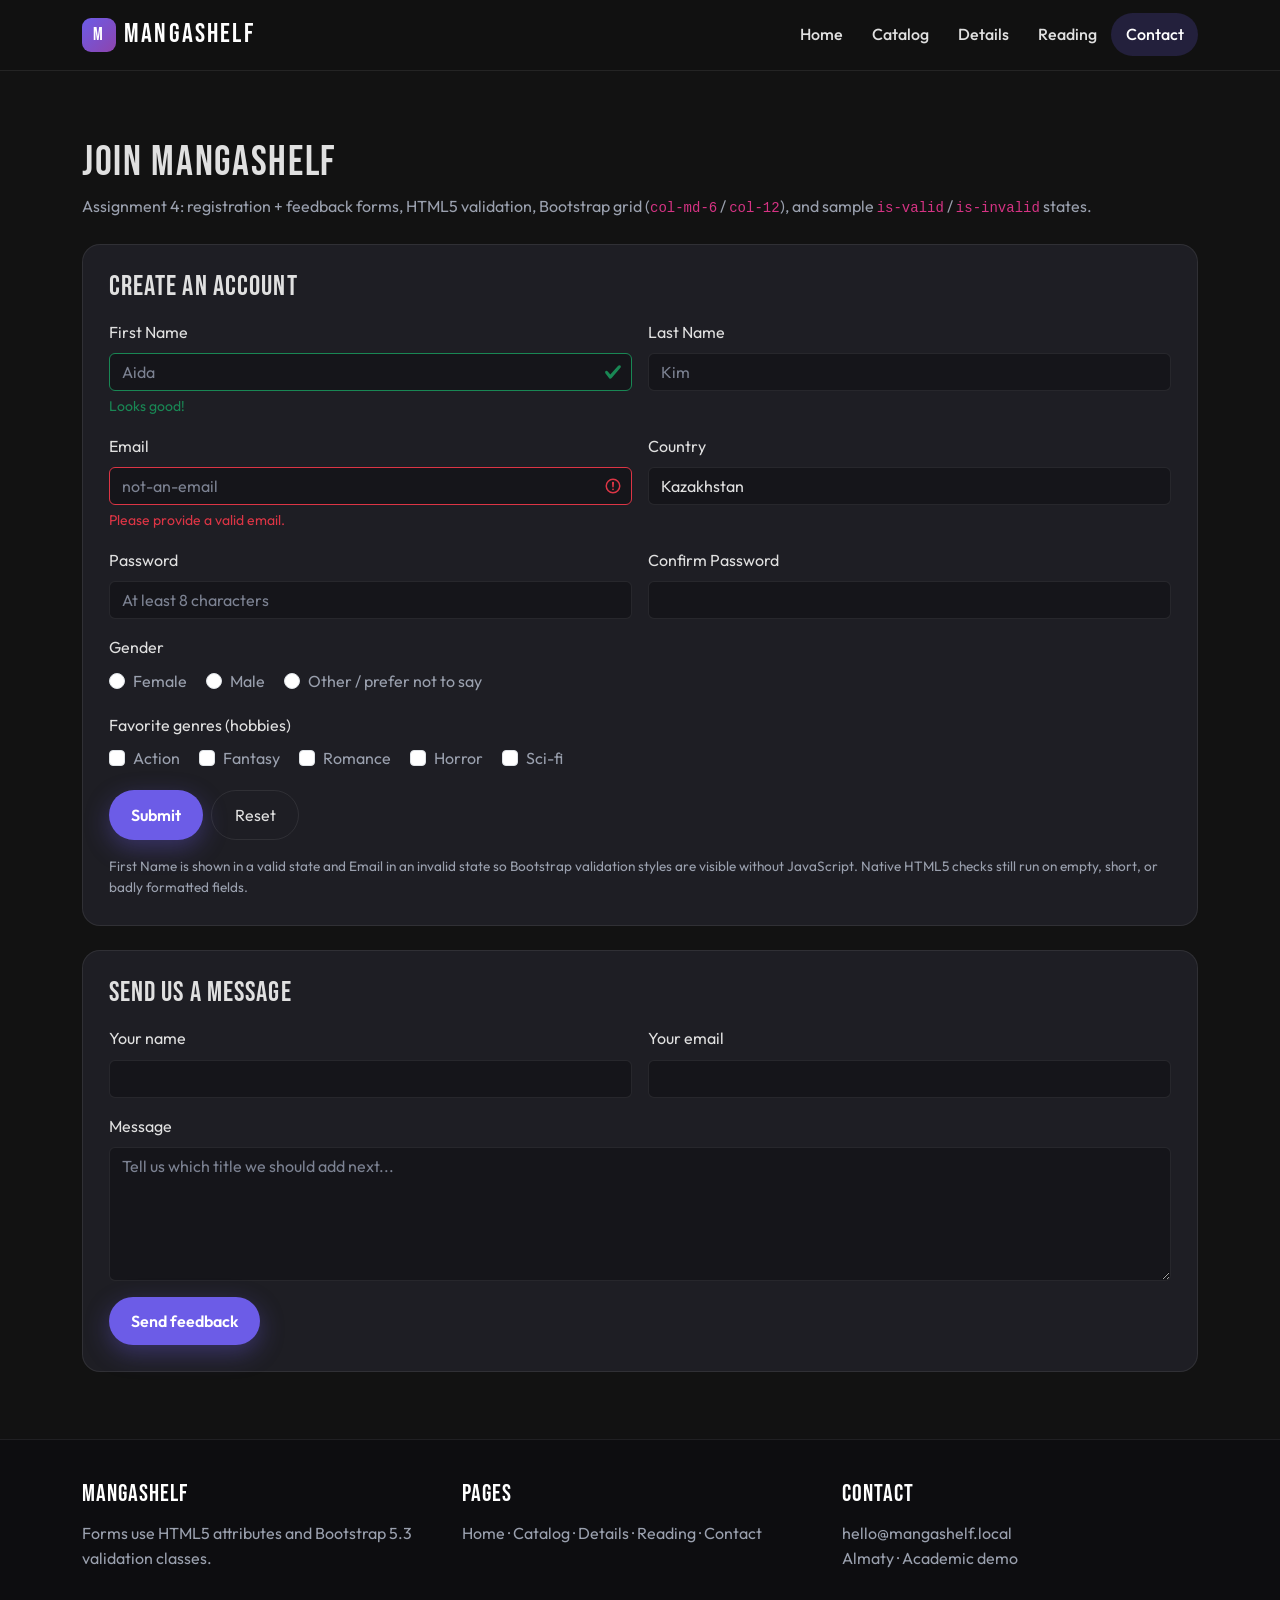
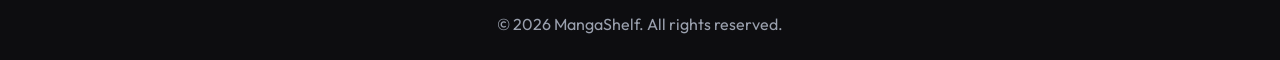
<file: contact.html>
<!DOCTYPE html>
<html lang="en">
  <head>
    <meta charset="UTF-8" />
    <meta name="viewport" content="width=device-width, initial-scale=1" />
    <title>MangaShelf — Register &amp; Contact</title>
    <link
      href="https://cdn.jsdelivr.net/npm/bootstrap@5.3.3/dist/css/bootstrap.min.css"
      rel="stylesheet"
    />
    <link rel="stylesheet" href="styles.css" />
  </head>
  <body>
    <div class="page-wrap">
      <header>
        <nav class="navbar navbar-expand-lg site-navbar sticky-top" aria-label="Main navigation">
          <div class="container">
            <a class="navbar-brand d-flex align-items-center" href="index.html">
              <span class="brand-mark">M</span>
              MangaShelf
            </a>
            <input type="checkbox" id="nav-toggle" />
            <label class="nav-toggle-label" for="nav-toggle" aria-label="Open menu">
              <span></span>
              <span></span>
              <span></span>
            </label>
            <div class="navbar-collapse-css ms-lg-auto">
              <ul class="navbar-nav ms-auto mb-2 mb-lg-0">
                <li class="nav-item"><a class="nav-link" href="index.html">Home</a></li>
                <li class="nav-item"><a class="nav-link" href="catalog.html">Catalog</a></li>
                <li class="nav-item"><a class="nav-link" href="details.html">Details</a></li>
                <li class="nav-item"><a class="nav-link" href="reading.html">Reading</a></li>
                <li class="nav-item"><a class="nav-link active" href="contact.html">Contact</a></li>
              </ul>
            </div>
          </div>
        </nav>
      </header>

      <main class="section-pad">
        <div class="container">
          <h1 class="section-title">Join MangaShelf</h1>
          <p class="muted mb-4">
            Assignment 4: registration + feedback forms, HTML5 validation, Bootstrap
            grid (<code>col-md-6</code> / <code>col-12</code>), and sample
            <code>is-valid</code> / <code>is-invalid</code> states.
          </p>

          <section class="form-card mb-4">
            <h2 class="h3 mb-3">Create an account</h2>
            <form action="#" method="get">
              <div class="row g-3">
                <div class="col-md-6 col-12">
                  <label class="form-label" for="firstName">First Name</label>
                  <input
                    class="form-control is-valid"
                    type="text"
                    id="firstName"
                    name="firstName"
                    placeholder="Aida"
                    required
                    minlength="2"
                    maxlength="40"
                  />
                  <div class="valid-feedback">Looks good!</div>
                </div>
                <div class="col-md-6 col-12">
                  <label class="form-label" for="lastName">Last Name</label>
                  <input
                    class="form-control"
                    type="text"
                    id="lastName"
                    name="lastName"
                    placeholder="Kim"
                    required
                    minlength="2"
                    maxlength="40"
                  />
                </div>
                <div class="col-md-6 col-12">
                  <label class="form-label" for="email">Email</label>
                  <input
                    class="form-control is-invalid"
                    type="email"
                    id="email"
                    name="email"
                    placeholder="not-an-email"
                    required
                    maxlength="80"
                  />
                  <div class="invalid-feedback">Please provide a valid email.</div>
                </div>
                <div class="col-md-6 col-12">
                  <label class="form-label" for="country">Country</label>
                  <select class="form-select" id="country" name="country" required>
                    <option value="">Choose a country</option>
                    <option value="kz" selected>Kazakhstan</option>
                    <option value="jp">Japan</option>
                    <option value="kr">South Korea</option>
                    <option value="us">United States</option>
                    <option value="fr">France</option>
                  </select>
                </div>
                <div class="col-md-6 col-12">
                  <label class="form-label" for="password">Password</label>
                  <input
                    class="form-control"
                    type="password"
                    id="password"
                    name="password"
                    required
                    minlength="8"
                    maxlength="32"
                    placeholder="At least 8 characters"
                  />
                </div>
                <div class="col-md-6 col-12">
                  <label class="form-label" for="confirmPassword">Confirm Password</label>
                  <input
                    class="form-control"
                    type="password"
                    id="confirmPassword"
                    name="confirmPassword"
                    required
                    minlength="8"
                    maxlength="32"
                  />
                </div>
                <div class="col-12">
                  <p class="form-label mb-2">Gender</p>
                  <div class="form-check form-check-inline">
                    <input class="form-check-input" type="radio" name="gender" id="genderFemale" value="female" required />
                    <label class="form-check-label" for="genderFemale">Female</label>
                  </div>
                  <div class="form-check form-check-inline">
                    <input class="form-check-input" type="radio" name="gender" id="genderMale" value="male" />
                    <label class="form-check-label" for="genderMale">Male</label>
                  </div>
                  <div class="form-check form-check-inline">
                    <input class="form-check-input" type="radio" name="gender" id="genderOther" value="other" />
                    <label class="form-check-label" for="genderOther">Other / prefer not to say</label>
                  </div>
                </div>
                <div class="col-12">
                  <p class="form-label mb-2">Favorite genres (hobbies)</p>
                  <div class="form-check form-check-inline">
                    <input class="form-check-input" type="checkbox" id="genreAction" name="genres" value="action" />
                    <label class="form-check-label" for="genreAction">Action</label>
                  </div>
                  <div class="form-check form-check-inline">
                    <input class="form-check-input" type="checkbox" id="genreFantasy" name="genres" value="fantasy" />
                    <label class="form-check-label" for="genreFantasy">Fantasy</label>
                  </div>
                  <div class="form-check form-check-inline">
                    <input class="form-check-input" type="checkbox" id="genreRomance" name="genres" value="romance" />
                    <label class="form-check-label" for="genreRomance">Romance</label>
                  </div>
                  <div class="form-check form-check-inline">
                    <input class="form-check-input" type="checkbox" id="genreHorror" name="genres" value="horror" />
                    <label class="form-check-label" for="genreHorror">Horror</label>
                  </div>
                  <div class="form-check form-check-inline">
                    <input class="form-check-input" type="checkbox" id="genreScifi" name="genres" value="scifi" />
                    <label class="form-check-label" for="genreScifi">Sci-fi</label>
                  </div>
                </div>
                <div class="col-12 d-flex gap-2">
                  <button class="btn btn-accent" type="submit">Submit</button>
                  <button class="btn btn-ghost" type="reset">Reset</button>
                </div>
                <div class="col-12">
                  <p class="demo-note mb-0">
                    First Name is shown in a valid state and Email in an invalid state
                    so Bootstrap validation styles are visible without JavaScript.
                    Native HTML5 checks still run on empty, short, or badly formatted fields.
                  </p>
                </div>
              </div>
            </form>
          </section>

          <section class="form-card">
            <h2 class="h3 mb-3">Send us a message</h2>
            <form action="#" method="get">
              <div class="row g-3">
                <div class="col-md-6 col-12">
                  <label class="form-label" for="contactName">Your name</label>
                  <input
                    class="form-control"
                    type="text"
                    id="contactName"
                    name="contactName"
                    required
                    minlength="2"
                    maxlength="60"
                  />
                </div>
                <div class="col-md-6 col-12">
                  <label class="form-label" for="contactEmail">Your email</label>
                  <input
                    class="form-control"
                    type="email"
                    id="contactEmail"
                    name="contactEmail"
                    required
                    maxlength="80"
                  />
                </div>
                <div class="col-12">
                  <label class="form-label" for="message">Message</label>
                  <textarea
                    class="form-control"
                    id="message"
                    name="message"
                    rows="5"
                    required
                    minlength="10"
                    maxlength="800"
                    placeholder="Tell us which title we should add next..."
                  ></textarea>
                </div>
                <div class="col-12">
                  <button class="btn btn-accent" type="submit">Send feedback</button>
                </div>
              </div>
            </form>
          </section>
        </div>
      </main>

      <footer class="site-footer">
        <div class="container">
          <div class="row g-4">
            <div class="col-md-4">
              <h3>MangaShelf</h3>
              <p>Forms use HTML5 attributes and Bootstrap 5.3 validation classes.</p>
            </div>
            <div class="col-md-4">
              <h3>Pages</h3>
              <p>
                <a href="index.html">Home</a> ·
                <a href="catalog.html">Catalog</a> ·
                <a href="details.html">Details</a> ·
                <a href="reading.html">Reading</a> ·
                <a href="contact.html">Contact</a>
              </p>
            </div>
            <div class="col-md-4">
              <h3>Contact</h3>
              <p>hello@mangashelf.local<br />Almaty · Academic demo</p>
            </div>
          </div>
          <p class="text-center mt-4 mb-0">&copy; 2026 MangaShelf. All rights reserved.</p>
        </div>
      </footer>
    </div>
  </body>
</html>
</file>
<file: styles.css>
/* =========================================================
   MangaShelf — custom styles (HTML5 + CSS3 + Bootstrap 5.3)
   Dark theme, Flexbox, CSS Grid, Grid Areas, positioning
   ========================================================= */

@import url("https://fonts.googleapis.com/css2?family=Bebas+Neue&family=Outfit:wght@300;400;500;600;700&display=swap");

:root {
  --bg: #121212;
  --card: #1e1e24;
  --card-2: #25252d;
  --accent: #6c5ce7;
  --accent-soft: #a29bfe;
  --text: #e0e0e0;
  --muted: #9aa0ae;
  --danger: #ff6b6b;
  --ok: #2ecc71;
  --gold: #f7c948;
  --border: rgba(255, 255, 255, 0.08);
  --shadow: 0 16px 40px rgba(0, 0, 0, 0.45);
  --radius: 18px;
}

*,
*::before,
*::after {
  box-sizing: border-box;
}

html {
  scroll-behavior: smooth;
}

body {
  margin: 0;
  min-height: 100vh;
  background: var(--bg);
  color: var(--text);
  font-family: "Outfit", system-ui, -apple-system, sans-serif;
  line-height: 1.6;
}

h1,
h2,
h3,
.brand-font {
  font-family: "Bebas Neue", "Outfit", sans-serif;
  letter-spacing: 0.04em;
}

img {
  max-width: 100%;
  display: block;
}

a {
  color: var(--accent-soft);
  text-decoration: none;
}

a:hover {
  color: #fff;
}

/* ---------- Navbar ---------- */
.site-navbar {
  background: rgba(18, 18, 18, 0.92);
  backdrop-filter: blur(12px);
  border-bottom: 1px solid var(--border);
}

.navbar-brand {
  font-family: "Bebas Neue", sans-serif;
  font-size: 1.7rem;
  letter-spacing: 0.08em;
  color: #fff !important;
}

.brand-mark {
  display: inline-flex;
  align-items: center;
  justify-content: center;
  width: 34px;
  height: 34px;
  margin-right: 8px;
  border-radius: 9px;
  background: linear-gradient(135deg, var(--accent), #8e44ad);
  color: #fff;
  font-size: 1.1rem;
}

.navbar-nav .nav-link {
  color: var(--text) !important;
  font-weight: 500;
  padding: 0.55rem 0.9rem !important;
  border-radius: 999px;
}

.navbar-nav .nav-link:hover,
.navbar-nav .nav-link.active {
  background: rgba(108, 92, 231, 0.2);
  color: #fff !important;
}

.navbar-toggler {
  border-color: var(--border);
}

.navbar-toggler-icon {
  filter: invert(1);
}

/* CSS-only mobile menu (no JavaScript) */
#nav-toggle {
  display: none;
}

.nav-toggle-label {
  display: none;
  cursor: pointer;
  width: 42px;
  height: 42px;
  border: 1px solid var(--border);
  border-radius: 10px;
  align-items: center;
  justify-content: center;
  flex-direction: column;
  gap: 5px;
}

.nav-toggle-label span {
  display: block;
  width: 18px;
  height: 2px;
  background: #fff;
}

@media (max-width: 991.98px) {
  .nav-toggle-label {
    display: flex;
  }

  .navbar-collapse-css {
    display: none;
    width: 100%;
    padding-top: 12px;
  }

  #nav-toggle:checked ~ .navbar-collapse-css {
    display: block;
  }
}

@media (min-width: 992px) {
  .navbar-collapse-css {
    display: flex !important;
    align-items: center;
  }
}

/* ---------- Footer ---------- */
.site-footer {
  background: #0d0d10;
  border-top: 1px solid var(--border);
  color: var(--muted);
  padding: 2.5rem 0 1.4rem;
  margin-top: auto;
}

.site-footer h3 {
  color: #fff;
  font-size: 1.5rem;
  margin-bottom: 0.75rem;
}

.site-footer a {
  color: var(--muted);
}

.site-footer a:hover {
  color: var(--accent-soft);
}

/* ---------- Buttons ---------- */
.btn-accent {
  background: var(--accent);
  border: none;
  color: #fff;
  font-weight: 600;
  padding: 0.75rem 1.4rem;
  border-radius: 999px;
  box-shadow: 0 8px 24px rgba(108, 92, 231, 0.35);
}

.btn-accent:hover {
  background: #5a4bd6;
  color: #fff;
}

.btn-ghost {
  border: 1px solid var(--border);
  color: var(--text);
  border-radius: 999px;
  padding: 0.75rem 1.4rem;
}

.btn-ghost:hover {
  background: var(--card-2);
  color: #fff;
}

/* ---------- Hero ---------- */
.hero {
  position: relative;
  min-height: 78vh;
  display: flex;
  align-items: center;
  overflow: hidden;
  background:
    linear-gradient(100deg, rgba(18, 18, 18, 0.92) 12%, rgba(18, 18, 18, 0.45) 55%, rgba(18, 18, 18, 0.7) 100%),
    url("https://images.unsplash.com/photo-1578632767115-351597cf2477?auto=format&fit=crop&w=1800&q=80")
      center / cover no-repeat;
}

.hero-content h1 {
  font-size: clamp(3rem, 8vw, 6.2rem);
  line-height: 0.9;
  margin-bottom: 0.6rem;
}

.hero-content h2 {
  font-family: "Outfit", sans-serif;
  font-size: clamp(1.05rem, 2vw, 1.45rem);
  font-weight: 400;
  color: var(--muted);
  max-width: 640px;
  margin-bottom: 1.6rem;
}

.hero-badge {
  display: inline-block;
  padding: 0.3rem 0.8rem;
  border-radius: 999px;
  background: rgba(108, 92, 231, 0.2);
  color: var(--accent-soft);
  font-size: 0.85rem;
  margin-bottom: 1rem;
}

/* ---------- Flexbox hot new cards ---------- */
.section-pad {
  padding: 4.2rem 0;
}

.section-title {
  font-size: 2.6rem;
  margin-bottom: 0.4rem;
}

.hot-row {
  display: flex;
  flex-wrap: wrap;
  gap: 1.25rem;
  align-items: stretch;
}

.hot-card {
  flex: 1 1 240px;
  display: flex;
  flex-direction: column;
  background: var(--card);
  border: 1px solid var(--border);
  border-radius: var(--radius);
  overflow: hidden;
  min-height: 100%;
  box-shadow: 0 8px 20px rgba(0, 0, 0, 0.2);
  transition: transform 0.25s ease, box-shadow 0.25s ease;
}

.hot-card:hover {
  transform: translateY(-8px);
  box-shadow: 0 18px 40px rgba(108, 92, 231, 0.28);
}

.hot-cover {
  position: relative;
  height: 280px;
  overflow: hidden;
}

.hot-cover img {
  width: 100%;
  height: 100%;
  object-fit: cover;
  transition: transform 0.4s ease;
}

.hot-card:hover .hot-cover img {
  transform: scale(1.08);
}

.hot-overlay {
  position: absolute;
  inset: 0;
  background: linear-gradient(180deg, transparent 40%, rgba(12, 12, 16, 0.92));
  display: flex;
  align-items: flex-end;
  padding: 1rem;
  opacity: 0.85;
  transition: opacity 0.25s ease;
}

.hot-card:hover .hot-overlay {
  opacity: 1;
}

.hot-body {
  padding: 1.1rem 1.15rem 1.3rem;
  display: flex;
  flex-direction: column;
  flex: 1;
  gap: 0.55rem;
}

.hot-body p {
  color: var(--muted);
  margin: 0;
  flex: 1;
}

.chip {
  display: inline-block;
  font-size: 0.75rem;
  padding: 0.18rem 0.55rem;
  border-radius: 999px;
  background: rgba(108, 92, 231, 0.18);
  color: var(--accent-soft);
}

.aside-panel {
  background: var(--card);
  border: 1px solid var(--border);
  border-radius: var(--radius);
  padding: 1.25rem;
}

.aside-panel ol {
  margin: 0;
  padding-left: 1.2rem;
}

.aside-panel li {
  margin-bottom: 0.55rem;
}

/* ---------- Catalog: CSS Grid two columns ---------- */
.catalog-layout {
  display: grid;
  grid-template-columns: 280px 1fr;
  gap: 1.5rem;
}

.filter-sidebar {
  background: var(--card);
  border: 1px solid var(--border);
  border-radius: var(--radius);
  padding: 1.25rem;
  height: fit-content;
  position: sticky;
  top: 90px;
}

.filter-group {
  margin-bottom: 1.2rem;
}

.filter-group h3 {
  font-size: 1.15rem;
  margin-bottom: 0.55rem;
}

.filter-group label {
  display: flex;
  gap: 0.5rem;
  align-items: center;
  color: var(--muted);
  margin-bottom: 0.35rem;
}

.manga-grid {
  display: grid;
  grid-template-columns: repeat(3, minmax(0, 1fr));
  gap: 1.15rem;
}

.manga-tile {
  background: var(--card);
  border: 1px solid var(--border);
  border-radius: 16px;
  overflow: hidden;
  transition: transform 0.2s ease, box-shadow 0.2s ease;
}

.manga-tile:hover {
  transform: translateY(-6px);
  box-shadow: var(--shadow);
}

.manga-tile img {
  width: 100%;
  height: 250px;
  object-fit: cover;
}

.manga-tile .tile-body {
  padding: 0.9rem 1rem 1.1rem;
}

.manga-tile h3 {
  font-size: 1.25rem;
  margin: 0 0 0.25rem;
}

/* ---------- Table ---------- */
.rating-table-wrap {
  overflow-x: auto;
  background: var(--card);
  border: 1px solid var(--border);
  border-radius: var(--radius);
  padding: 0.4rem;
}

.rating-table {
  width: 100%;
  border-collapse: collapse;
  text-align: center;
}

.rating-table thead th {
  background: linear-gradient(90deg, #2a2158, #3d2d7a);
  color: #fff;
  font-weight: 600;
  padding: 0.95rem 0.75rem;
  border-bottom: 2px solid var(--accent);
}

.rating-table td {
  padding: 0.85rem 0.75rem;
  border-bottom: 1px solid var(--border);
  vertical-align: middle;
}

.rating-table tbody tr:nth-child(odd) {
  background: #1a1a20;
}

.rating-table tbody tr:nth-child(even) {
  background: #23232c;
}

.rating-table tbody tr:hover {
  background: rgba(108, 92, 231, 0.16);
}

/* ---------- Details: CSS Grid Areas ---------- */
.details-layout {
  display: grid;
  grid-template-columns: 320px 1fr;
  grid-template-areas:
    "header header"
    "sidebar main"
    "footer footer";
  gap: 1.25rem;
}

.details-header {
  grid-area: header;
  background: linear-gradient(120deg, #1e1e24 0%, #2a2158 100%);
  border: 1px solid var(--border);
  border-radius: var(--radius);
  padding: 1.5rem 1.6rem;
}

.details-sidebar {
  grid-area: sidebar;
}

.details-main {
  grid-area: main;
  background: var(--card);
  border: 1px solid var(--border);
  border-radius: var(--radius);
  padding: 1.5rem;
}

.details-local-footer {
  grid-area: footer;
  background: var(--card-2);
  border: 1px solid var(--border);
  border-radius: var(--radius);
  padding: 1rem 1.25rem;
  color: var(--muted);
}

.cover-wrap {
  position: relative;
  border-radius: 16px;
  overflow: hidden;
  box-shadow: var(--shadow);
}

.cover-wrap img {
  width: 100%;
  height: 460px;
  object-fit: cover;
}

.badge-abs {
  position: absolute;
  padding: 0.35rem 0.7rem;
  border-radius: 999px;
  font-weight: 700;
  font-size: 0.78rem;
  letter-spacing: 0.04em;
}

.badge-top {
  top: 14px;
  left: 14px;
  background: var(--gold);
  color: #1a1303;
}

.badge-age {
  top: 14px;
  right: 14px;
  background: var(--danger);
  color: #fff;
}

.meta-list {
  margin-top: 1rem;
  color: var(--muted);
}

.genre-list,
.chapter-list {
  padding-left: 1.2rem;
}

.genre-list li,
.chapter-list li {
  margin-bottom: 0.4rem;
}

.schedule-box {
  background: #17171c;
  border-left: 4px solid var(--accent);
  padding: 1rem 1.1rem;
  border-radius: 10px;
}

/* ---------- Reading gallery ---------- */
.reader-toolbar {
  display: flex;
  justify-content: space-between;
  align-items: center;
  gap: 1rem;
  flex-wrap: wrap;
  margin-bottom: 1.25rem;
}

.page-gallery {
  display: grid;
  grid-template-columns: repeat(3, minmax(0, 1fr));
  gap: 1.15rem;
}

.page-card {
  background: var(--card);
  border: 1px solid var(--border);
  border-radius: 14px;
  overflow: hidden;
  transition: transform 0.25s ease, box-shadow 0.25s ease;
}

.page-card img {
  width: 100%;
  height: 340px;
  object-fit: cover;
  background: #0b0b0e;
}

.page-card:hover {
  transform: scale(1.04);
  box-shadow: 0 18px 36px rgba(108, 92, 231, 0.32);
  z-index: 2;
}

.page-card figcaption {
  padding: 0.7rem 0.9rem;
  color: var(--muted);
  font-size: 0.9rem;
}

/* ---------- Forms ---------- */
.form-card {
  background: var(--card);
  border: 1px solid var(--border);
  border-radius: var(--radius);
  padding: 1.6rem;
}

.form-label {
  color: var(--text);
}

.form-control,
.form-select {
  background: #15151a;
  border: 1px solid var(--border);
  color: var(--text);
}

.form-control:focus,
.form-select:focus {
  background: #15151a;
  color: #fff;
  border-color: var(--accent);
  box-shadow: 0 0 0 0.2rem rgba(108, 92, 231, 0.25);
}

.form-control::placeholder {
  color: #7c8292;
}

.form-check-label {
  color: var(--muted);
}

.demo-note {
  font-size: 0.85rem;
  color: var(--muted);
}

/* ---------- Utilities ---------- */
.page-wrap {
  min-height: 100vh;
  display: flex;
  flex-direction: column;
}

.muted {
  color: var(--muted);
}

.stat-grid {
  display: grid;
  grid-template-columns: repeat(3, 1fr);
  gap: 1rem;
}

.stat {
  background: var(--card);
  border: 1px solid var(--border);
  border-radius: 14px;
  padding: 1.1rem;
  text-align: center;
}

.stat strong {
  display: block;
  font-size: 1.7rem;
  color: var(--accent-soft);
}

/* ---------- Media queries ---------- */
@media (max-width: 991.98px) {
  .catalog-layout {
    grid-template-columns: 1fr;
  }

  .filter-sidebar {
    position: static;
  }

  .manga-grid,
  .page-gallery {
    grid-template-columns: repeat(2, minmax(0, 1fr));
  }

  .details-layout {
    grid-template-columns: 1fr;
    grid-template-areas:
      "header"
      "sidebar"
      "main"
      "footer";
  }

  .cover-wrap img {
    height: 380px;
  }
}

@media (max-width: 575.98px) {
  .hero {
    min-height: 70vh;
  }

  .manga-grid,
  .page-gallery,
  .stat-grid {
    grid-template-columns: 1fr;
  }

  .hot-card {
    flex-basis: 100%;
  }

  .page-card img {
    height: 280px;
  }

  .section-pad {
    padding: 2.6rem 0;
  }
}
</file>
